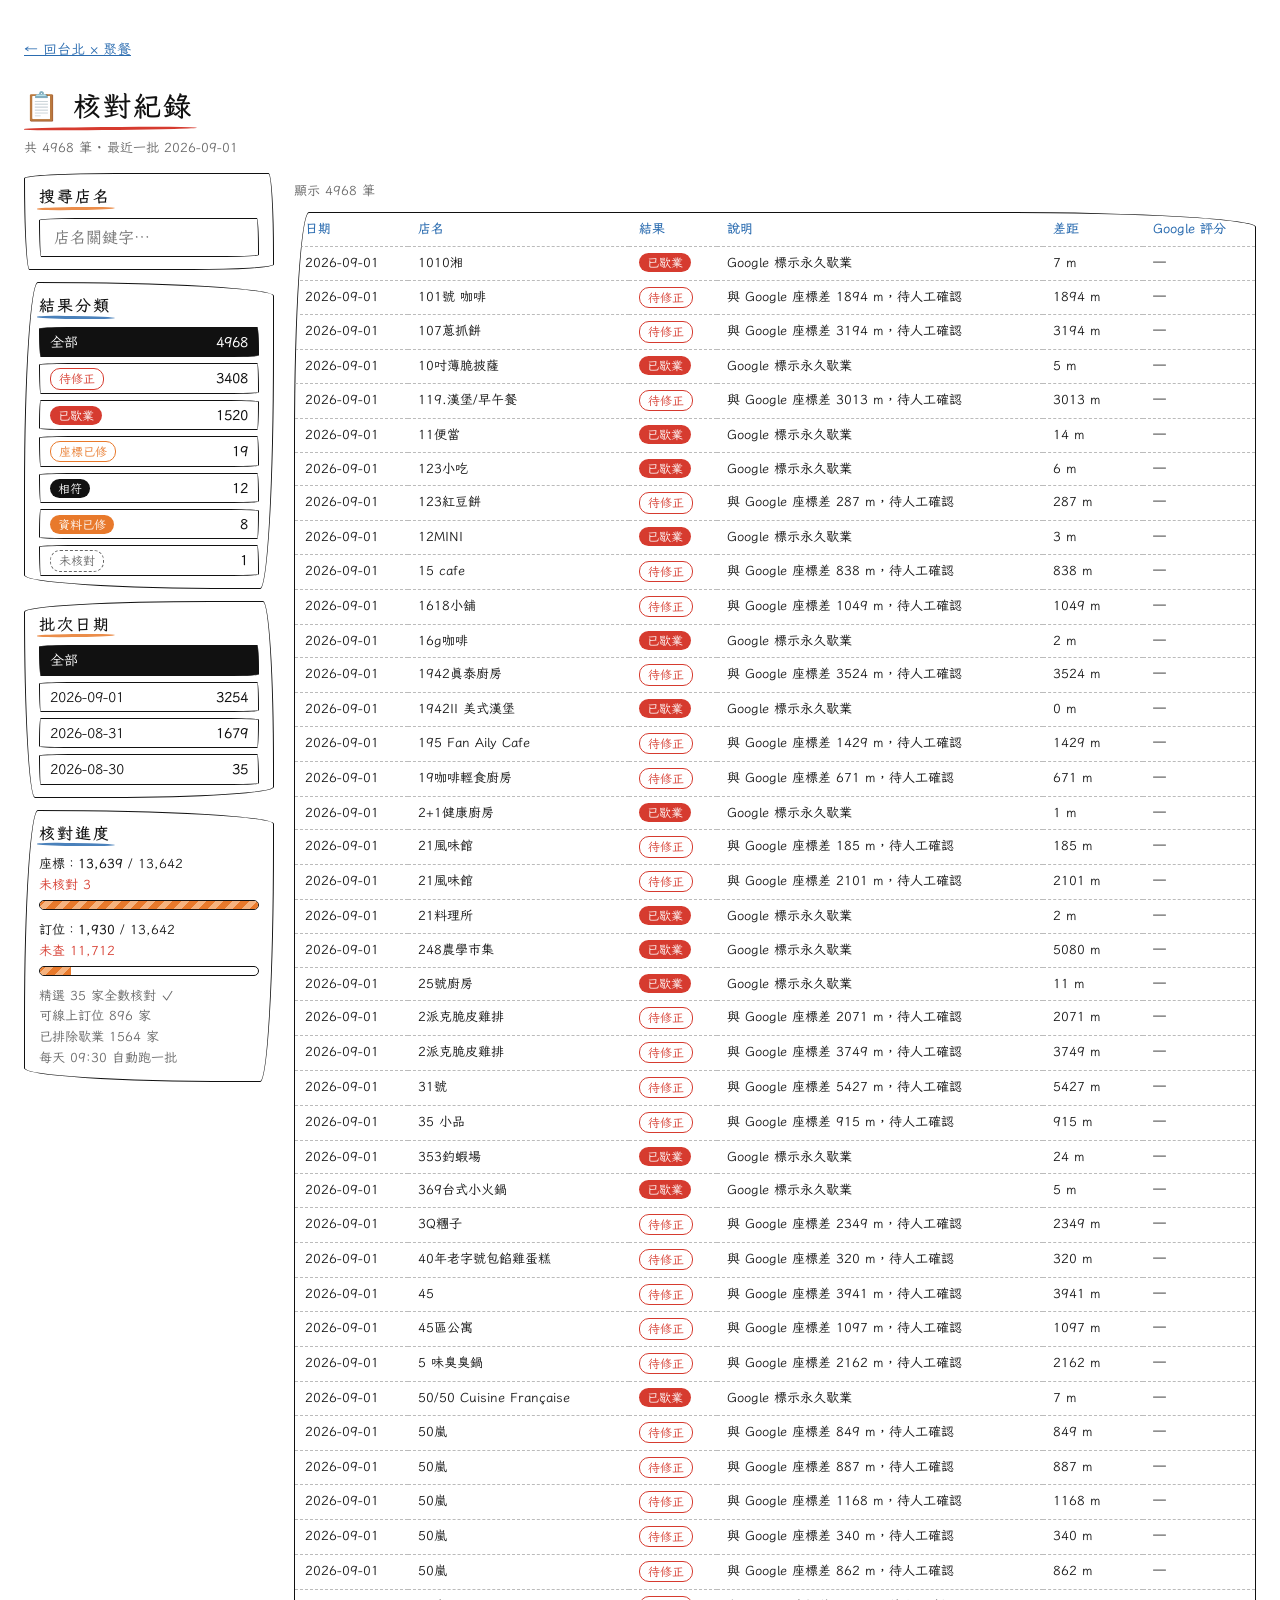
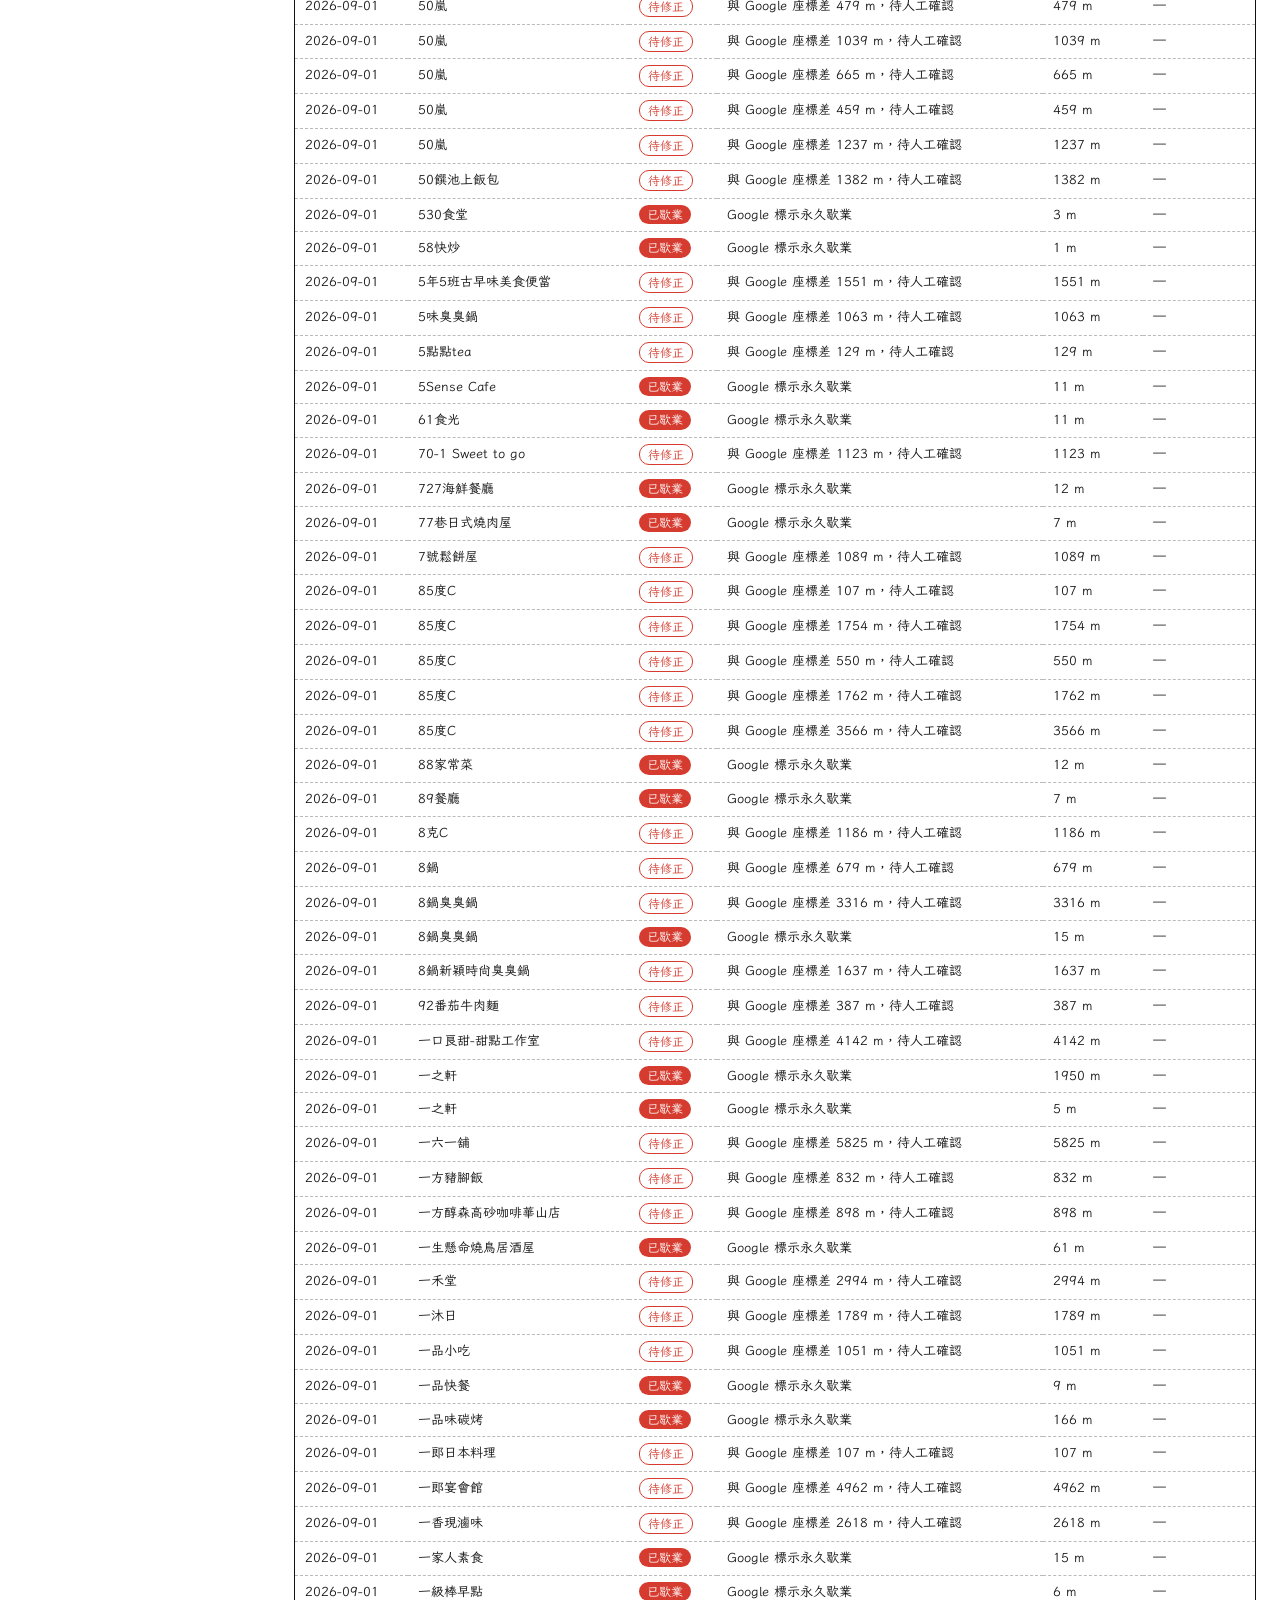
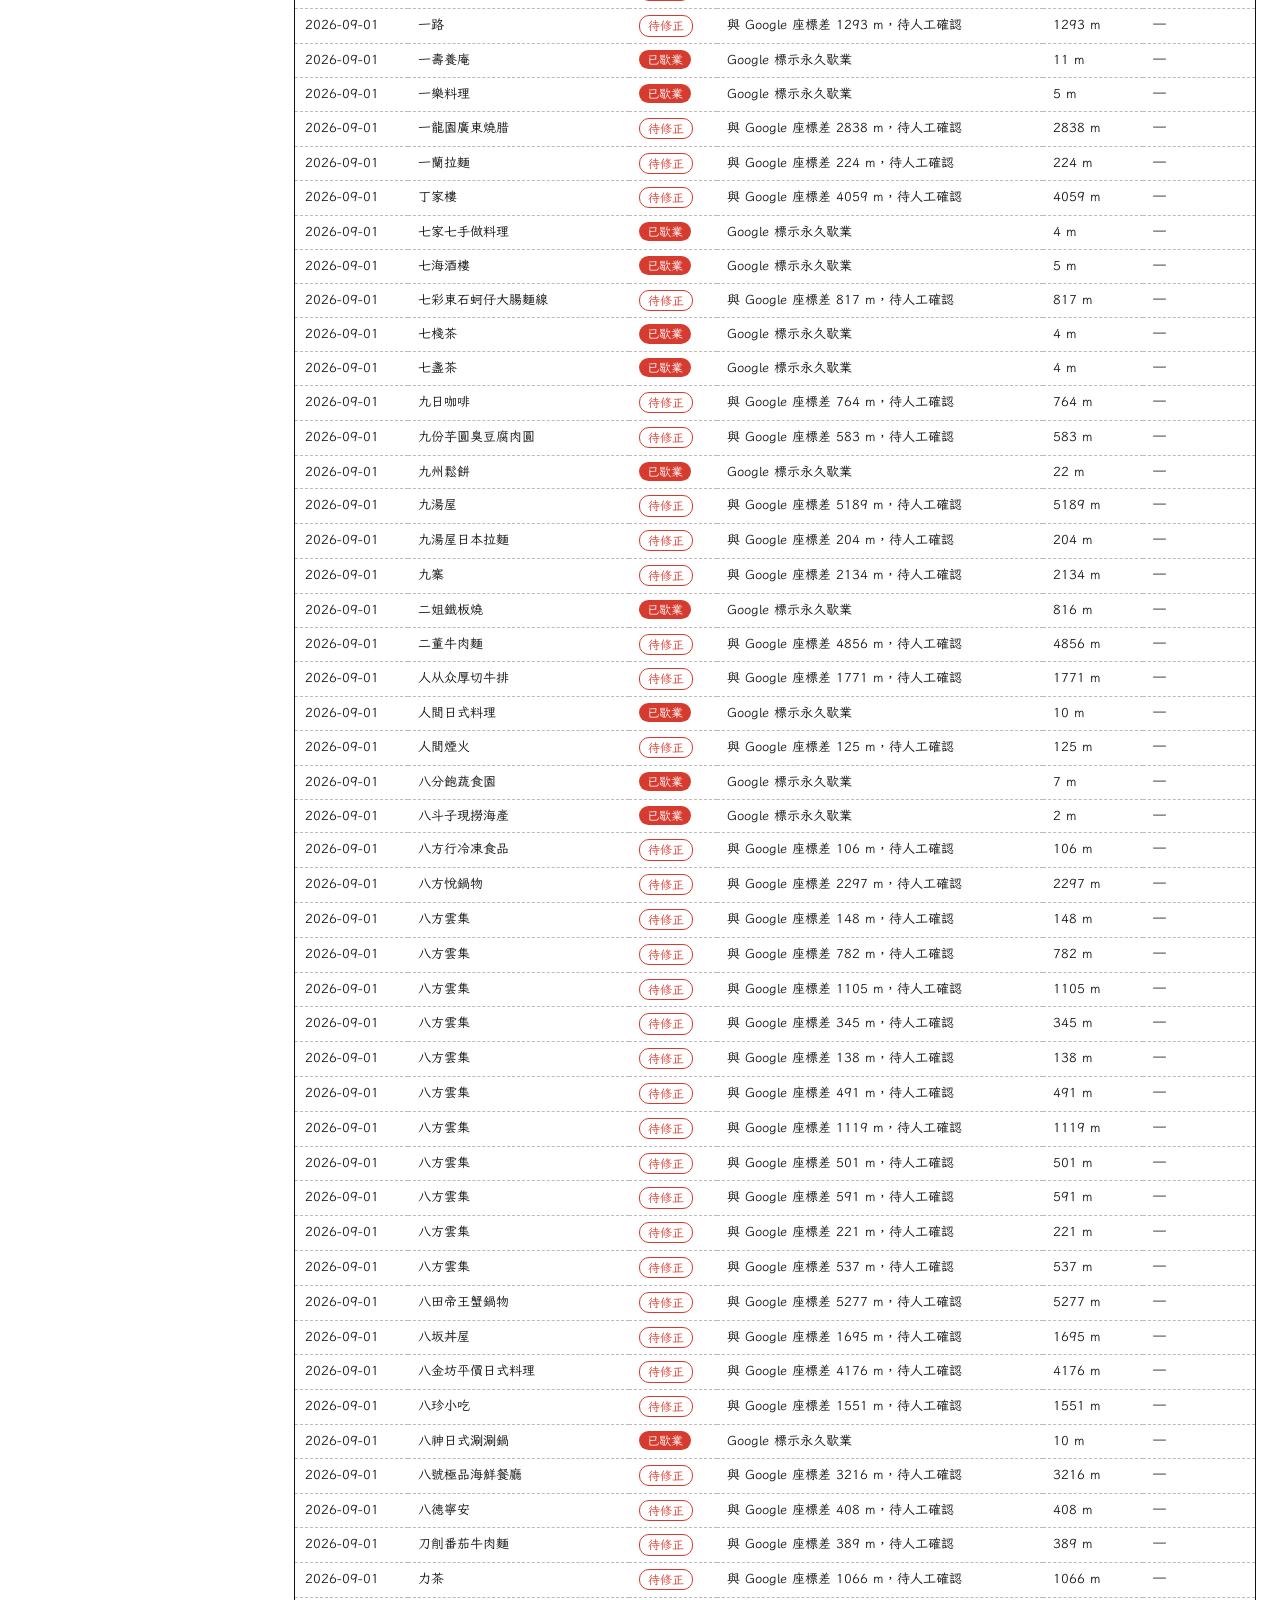
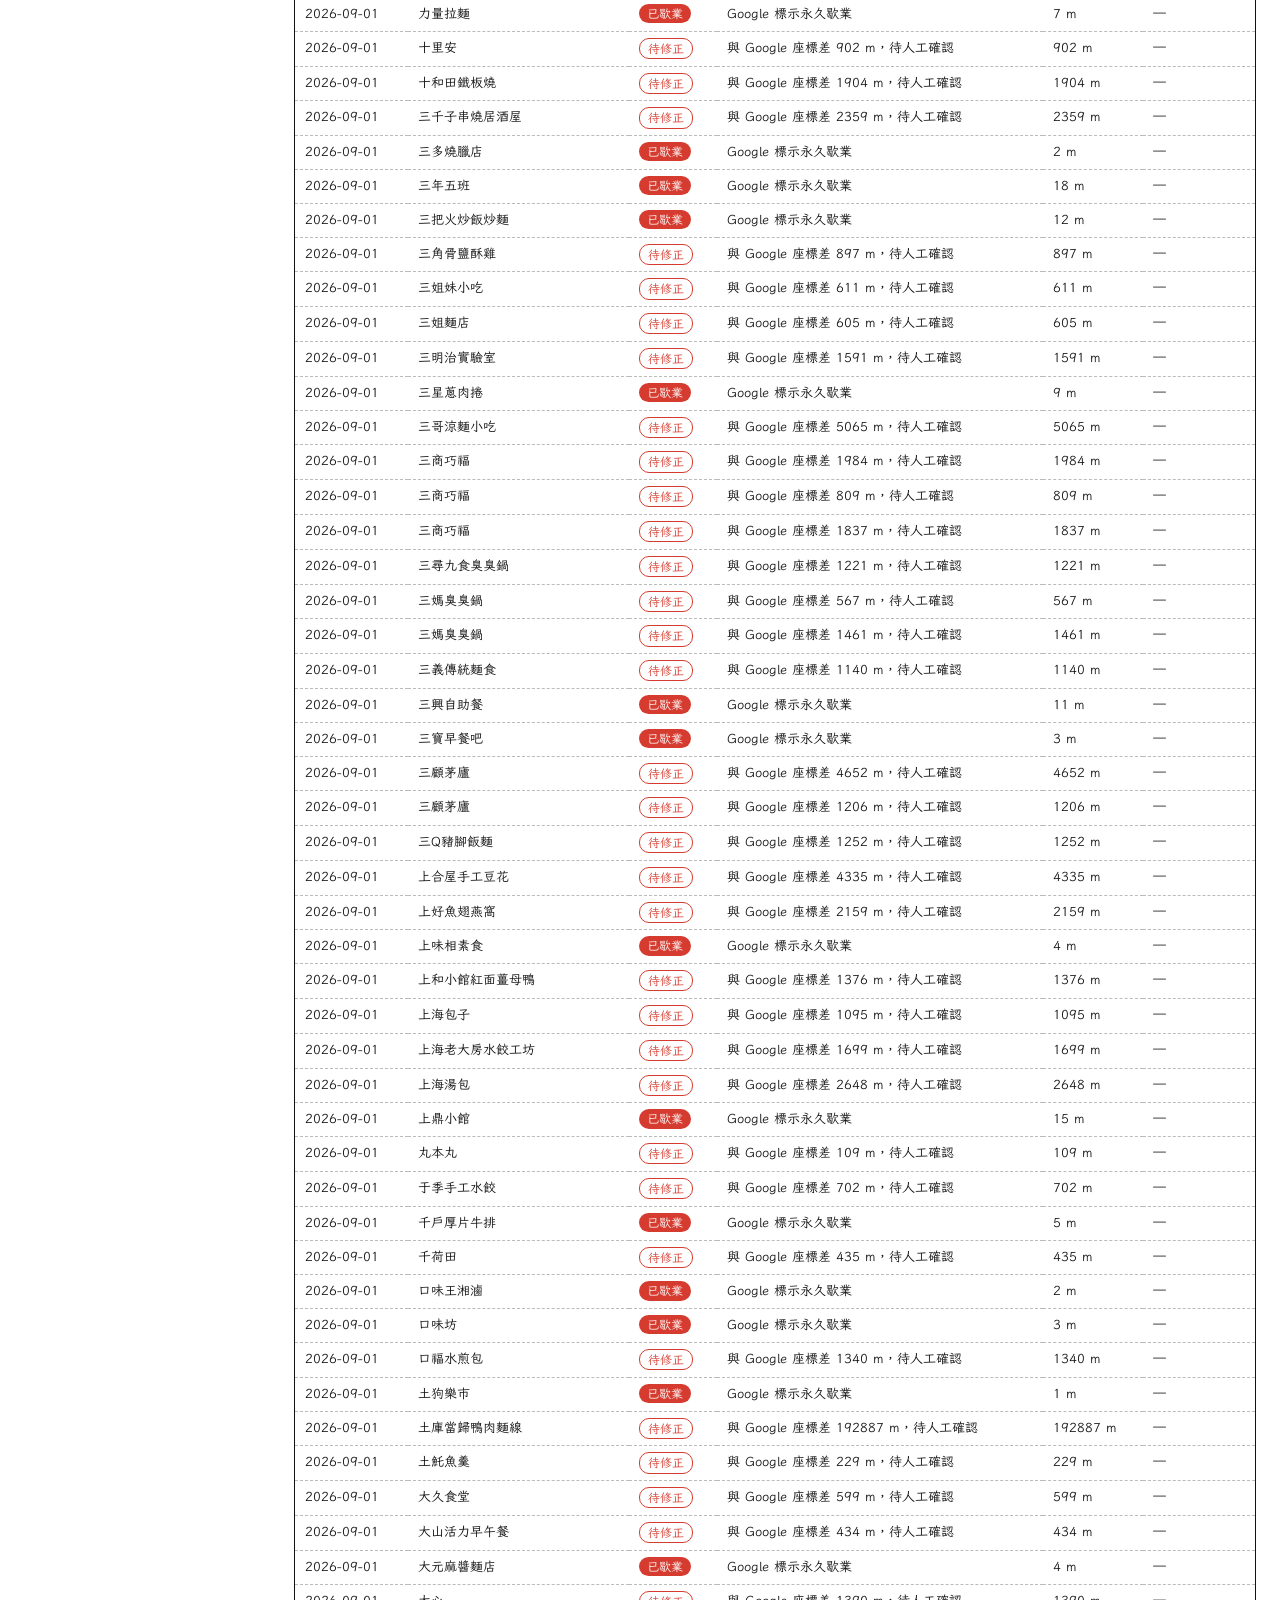
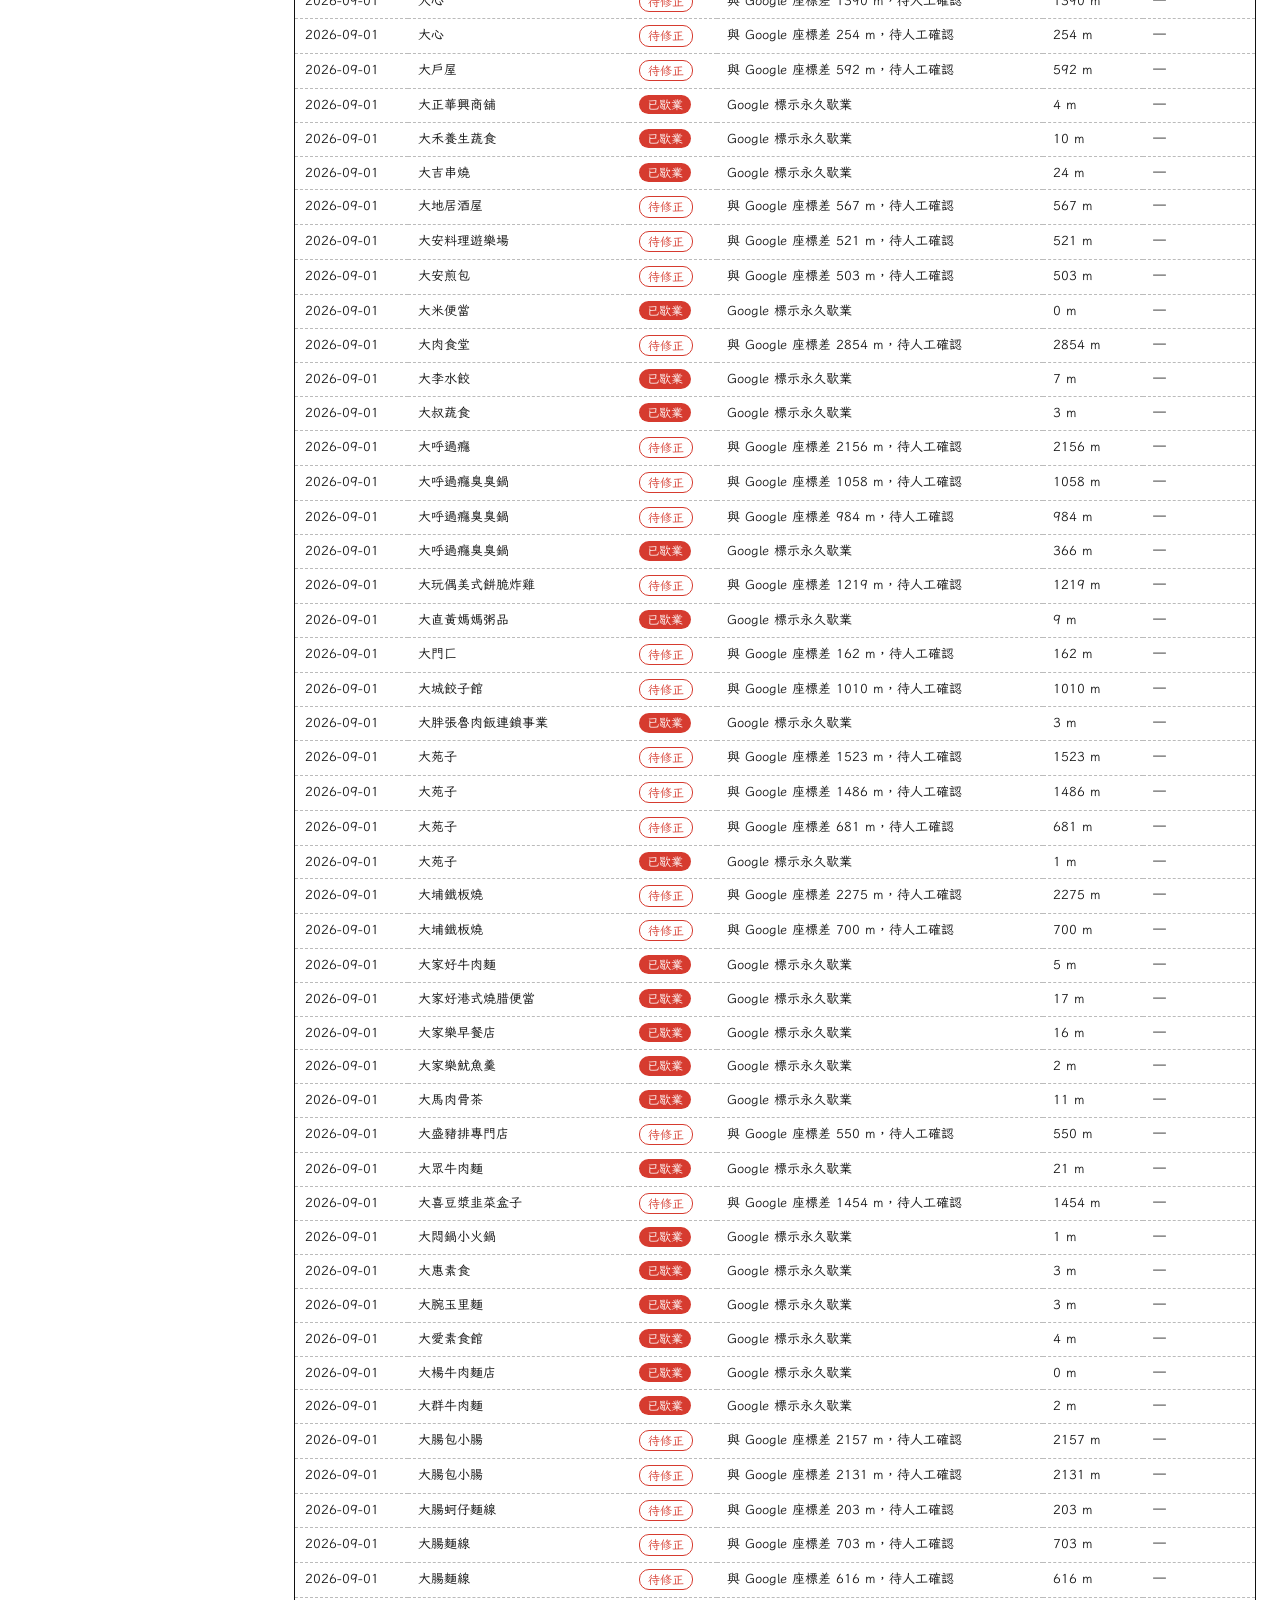
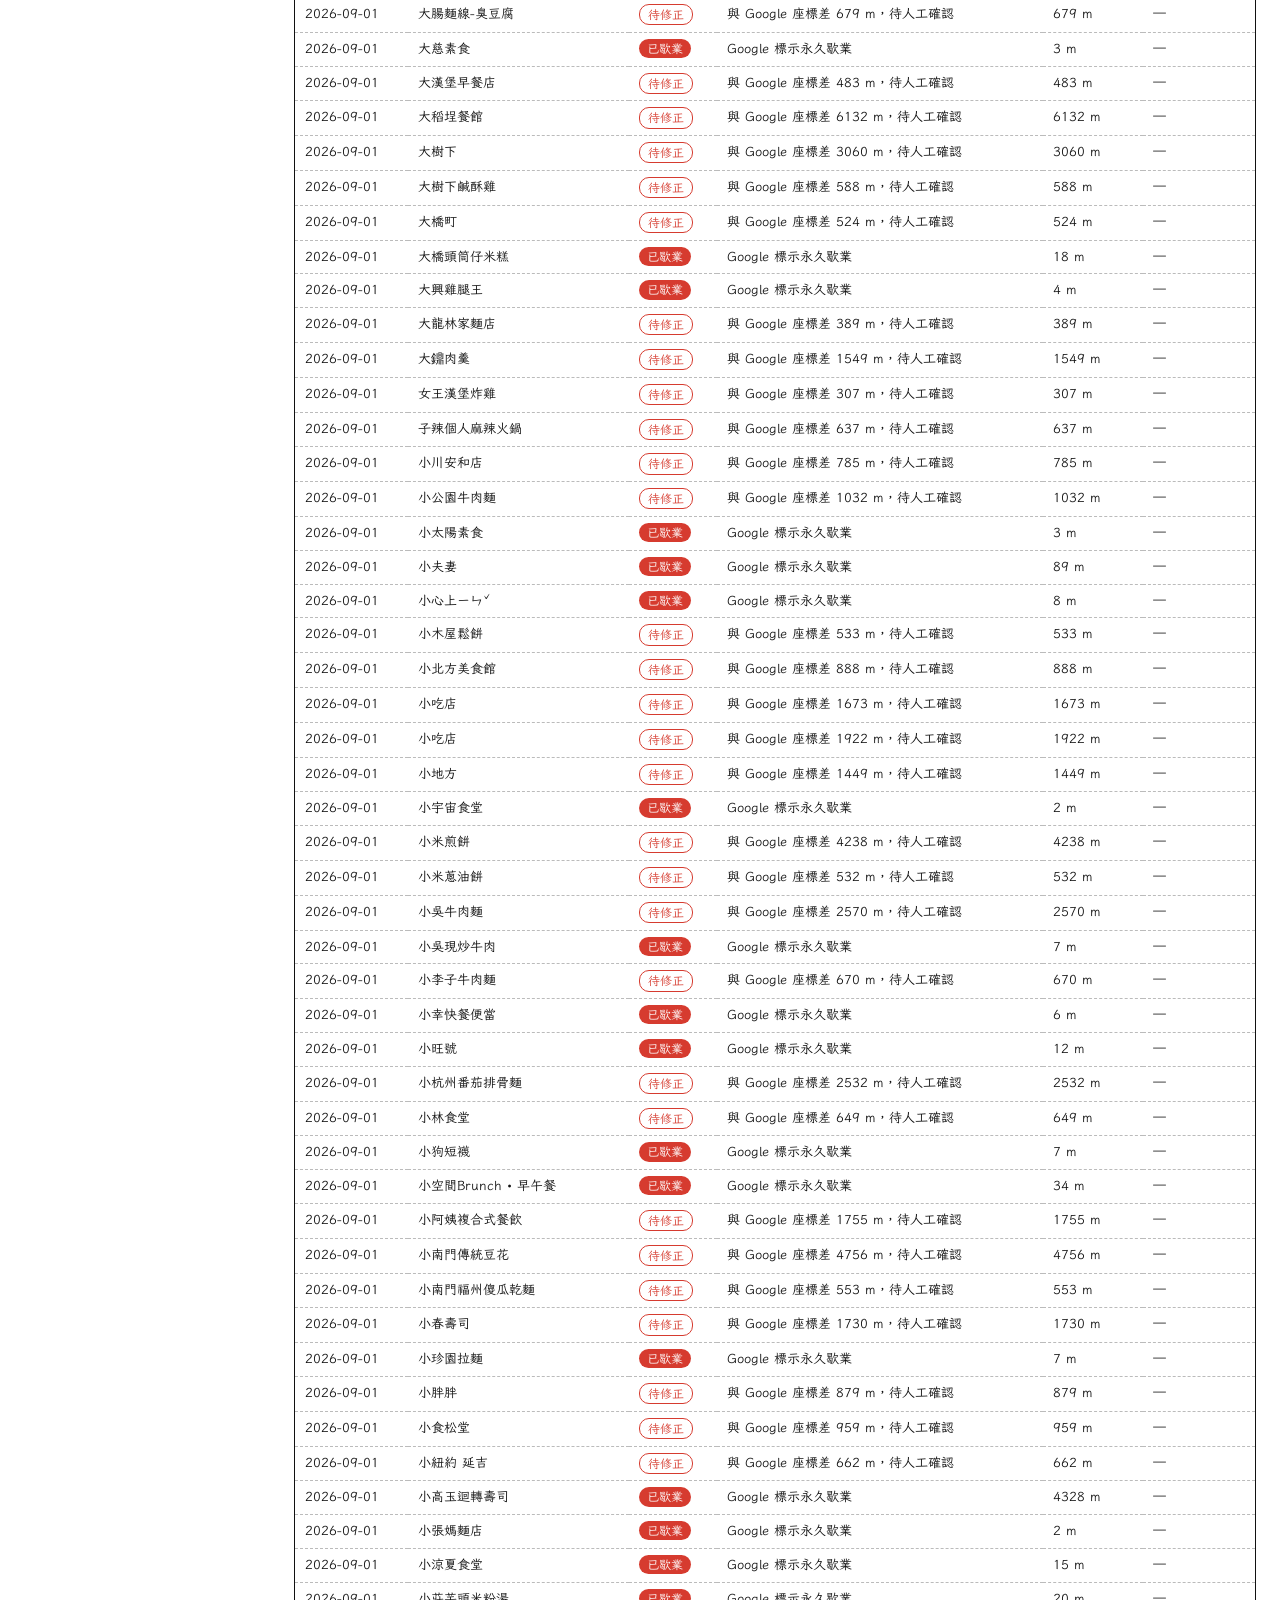
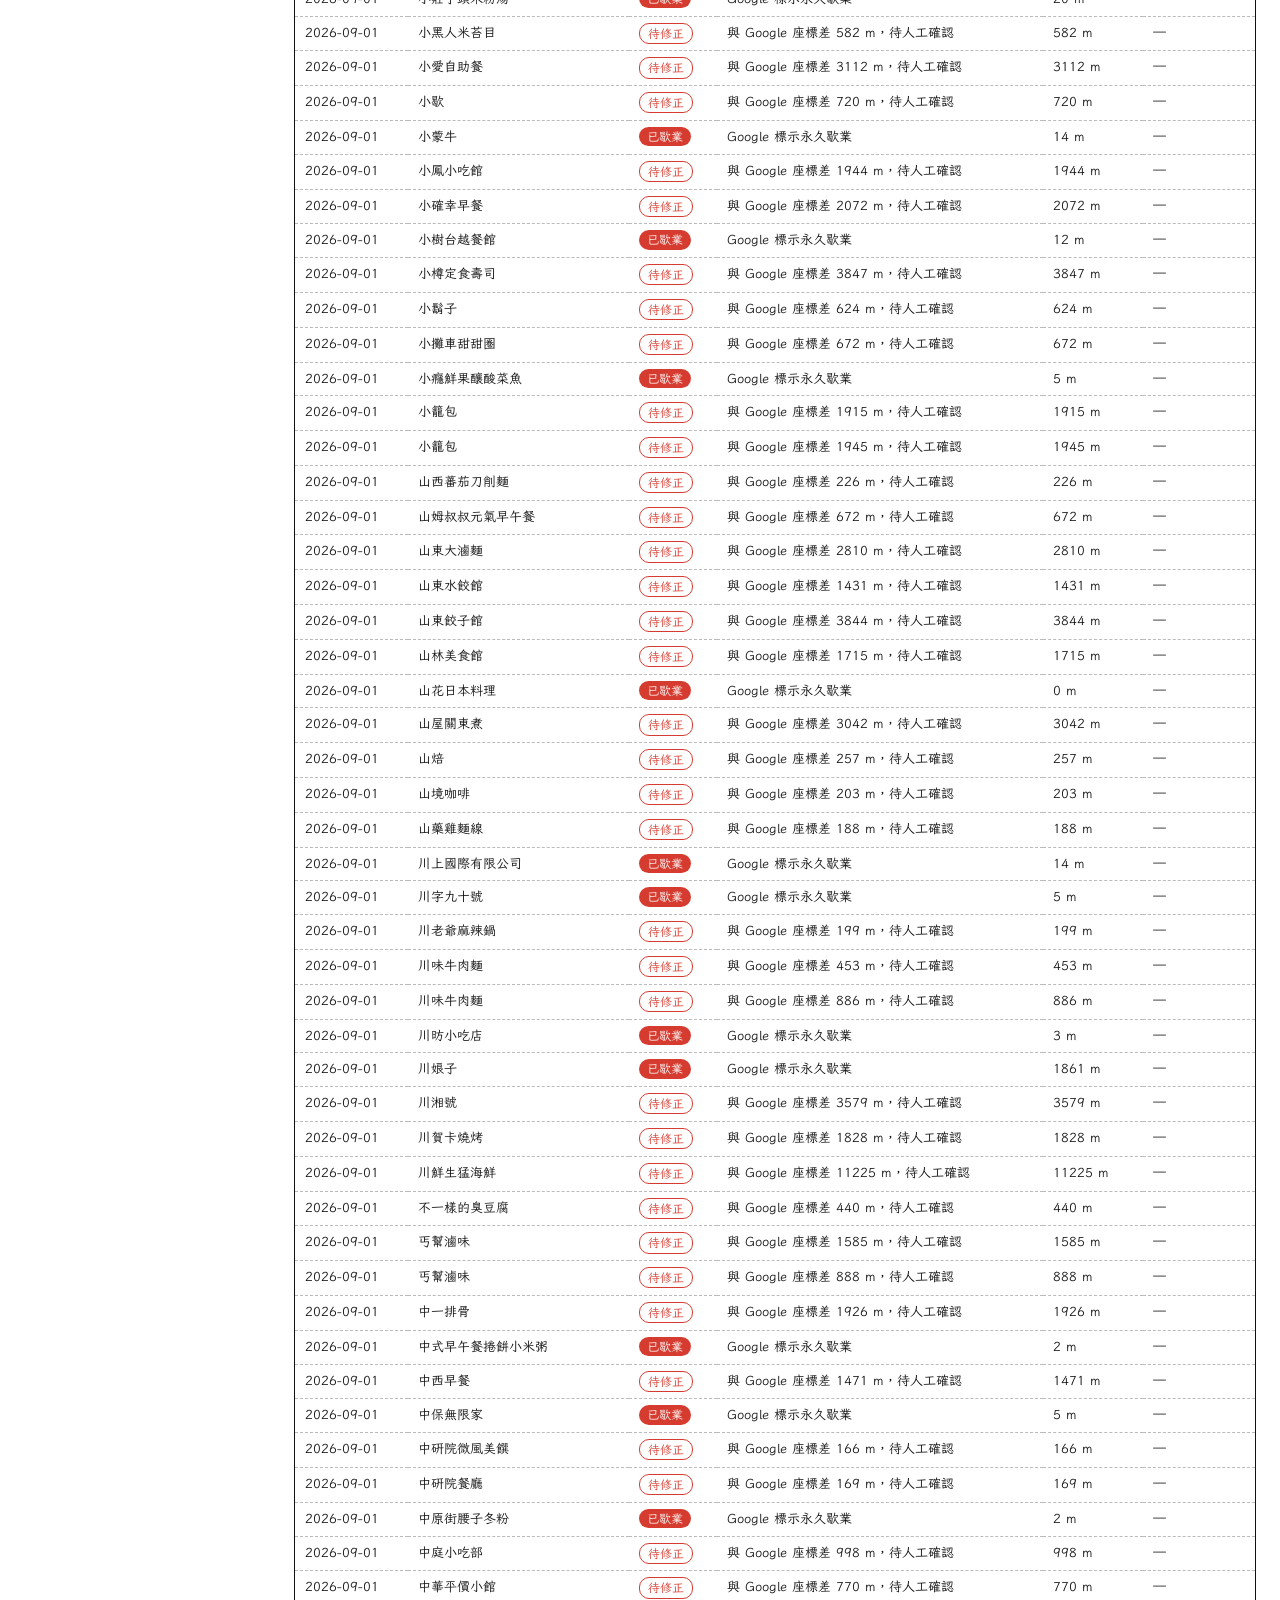
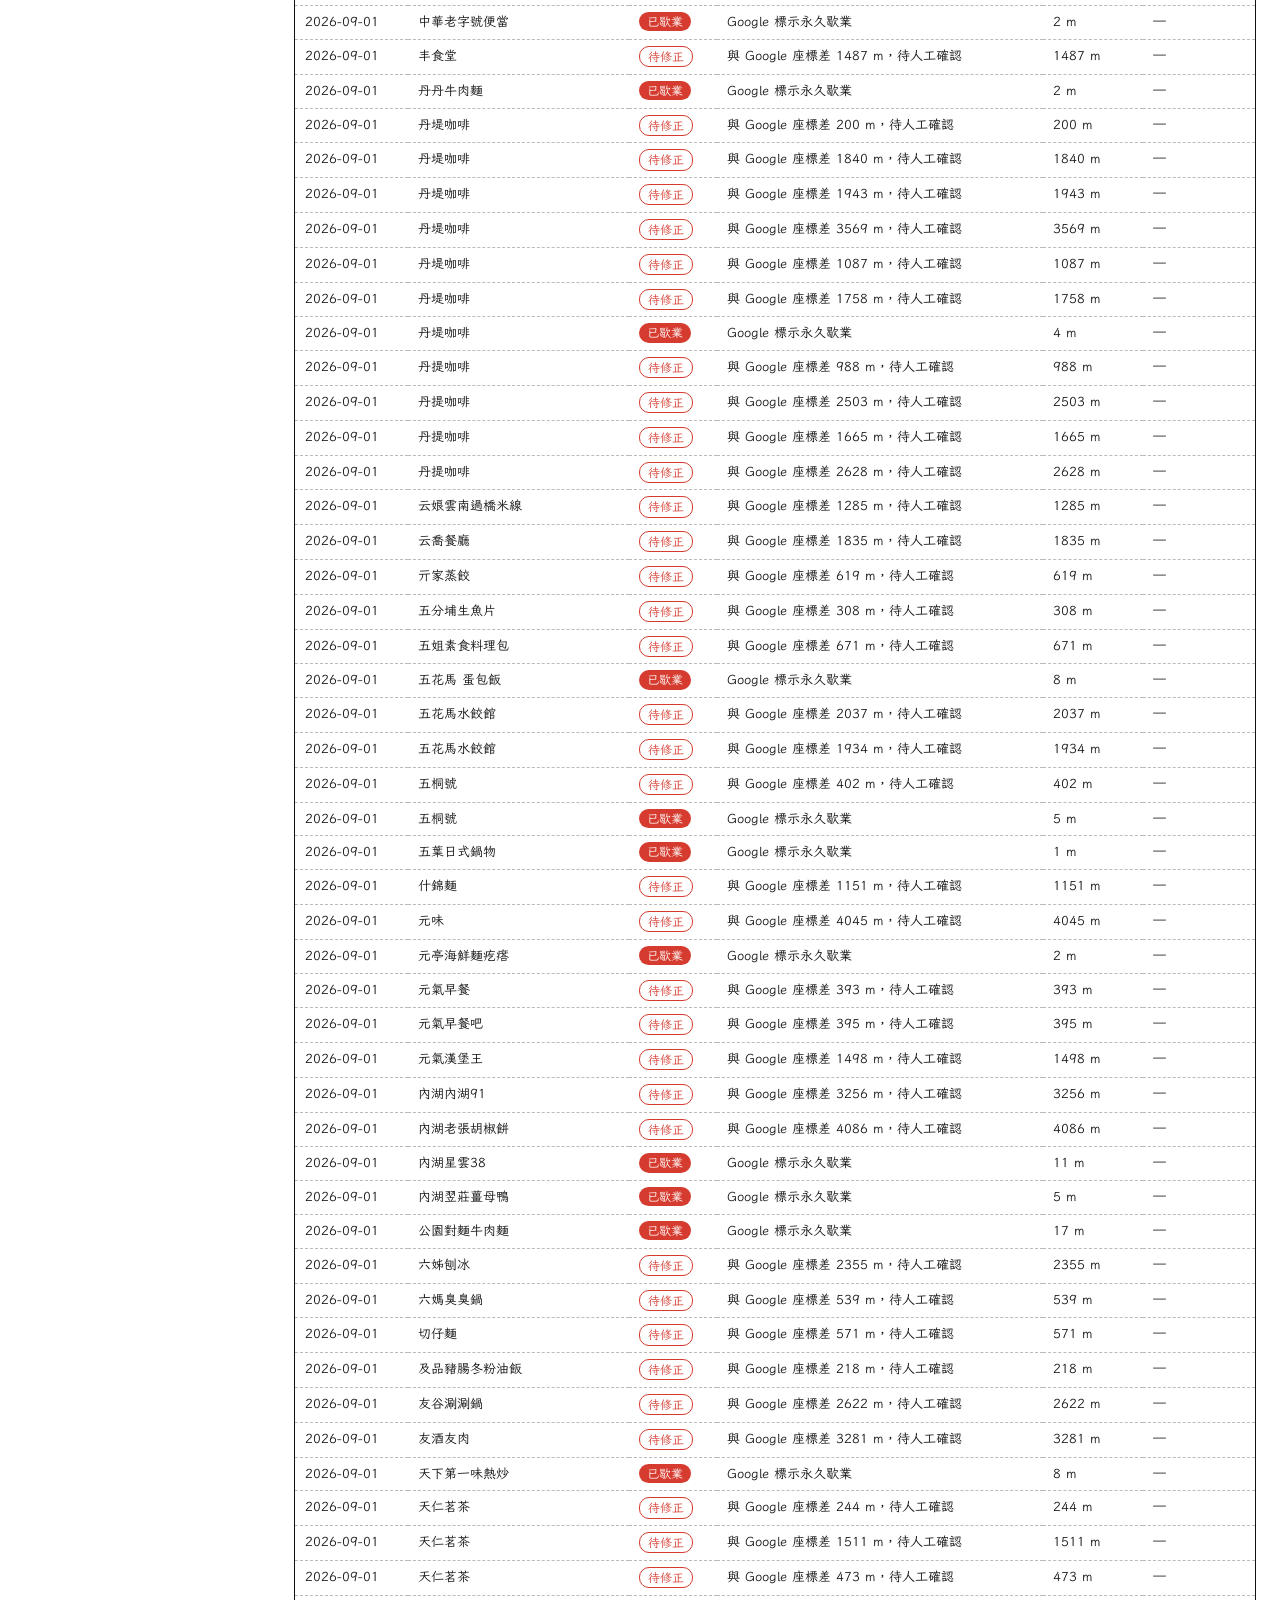
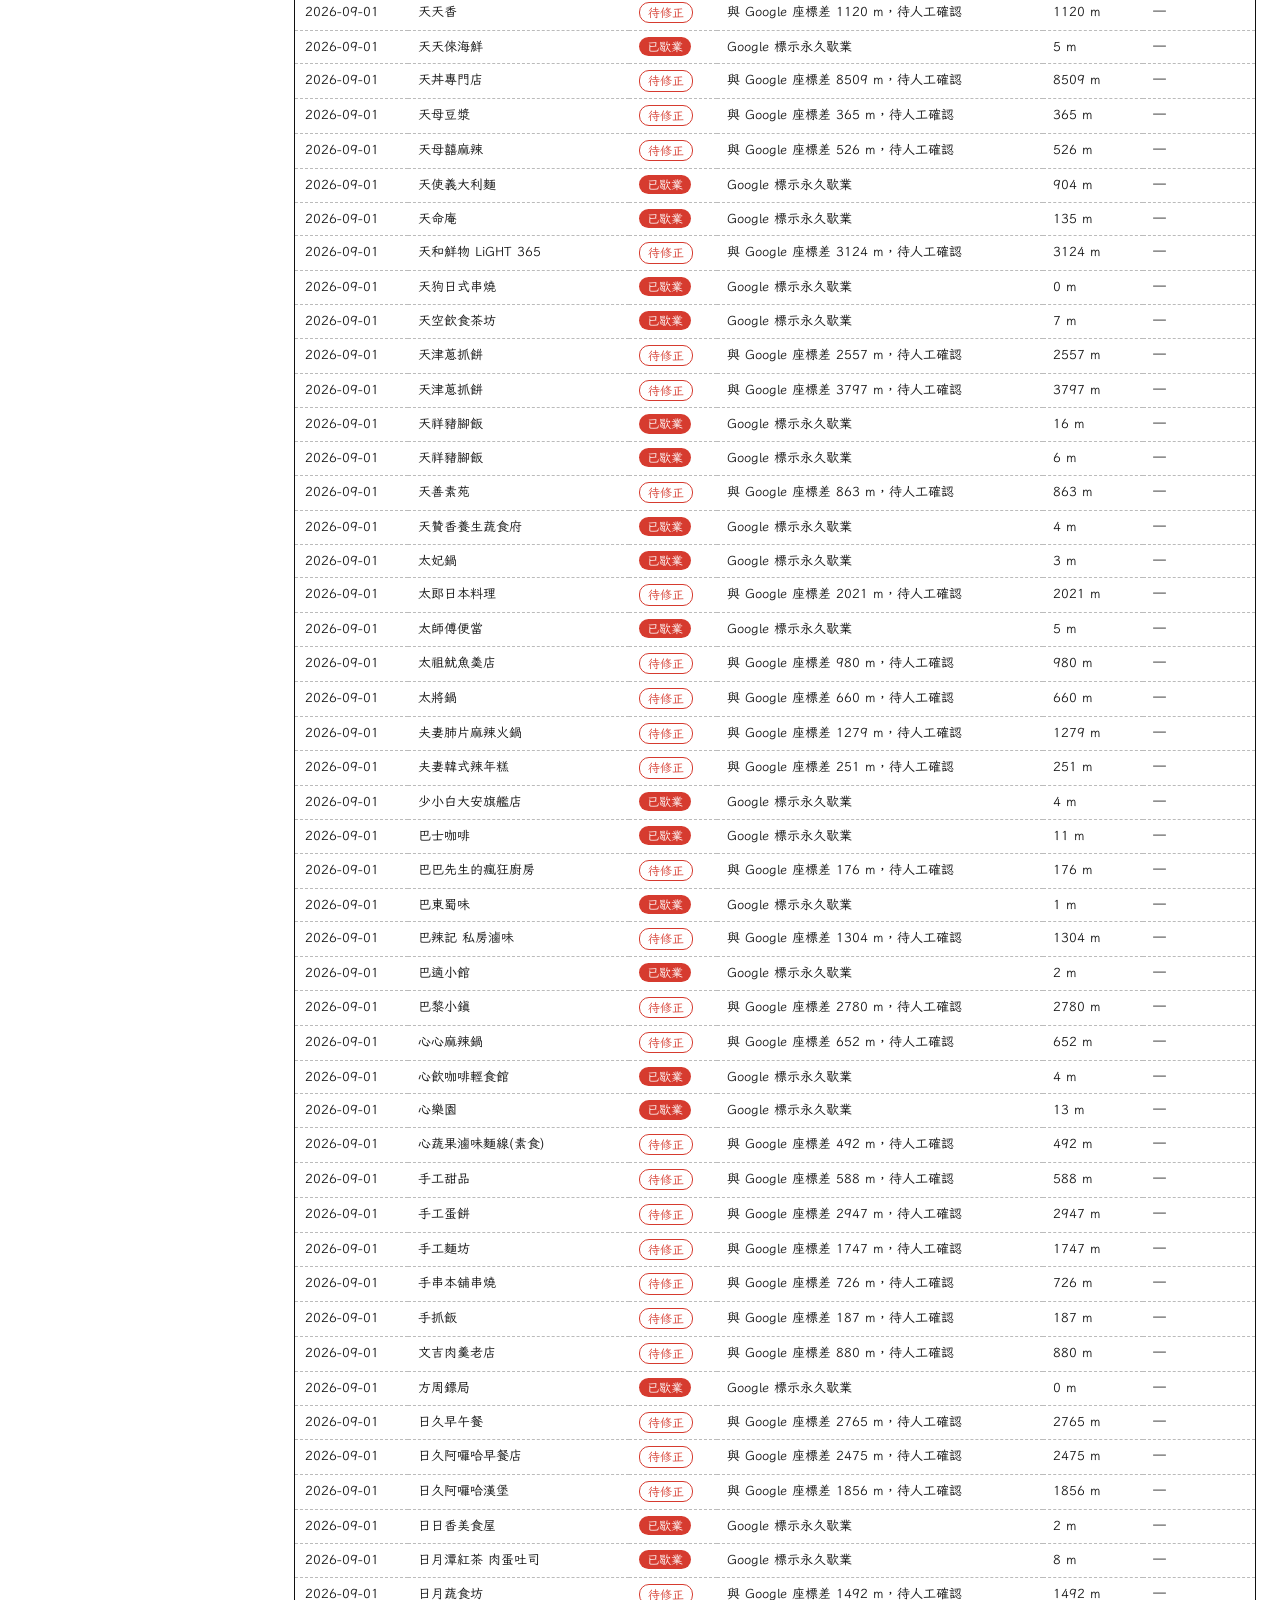
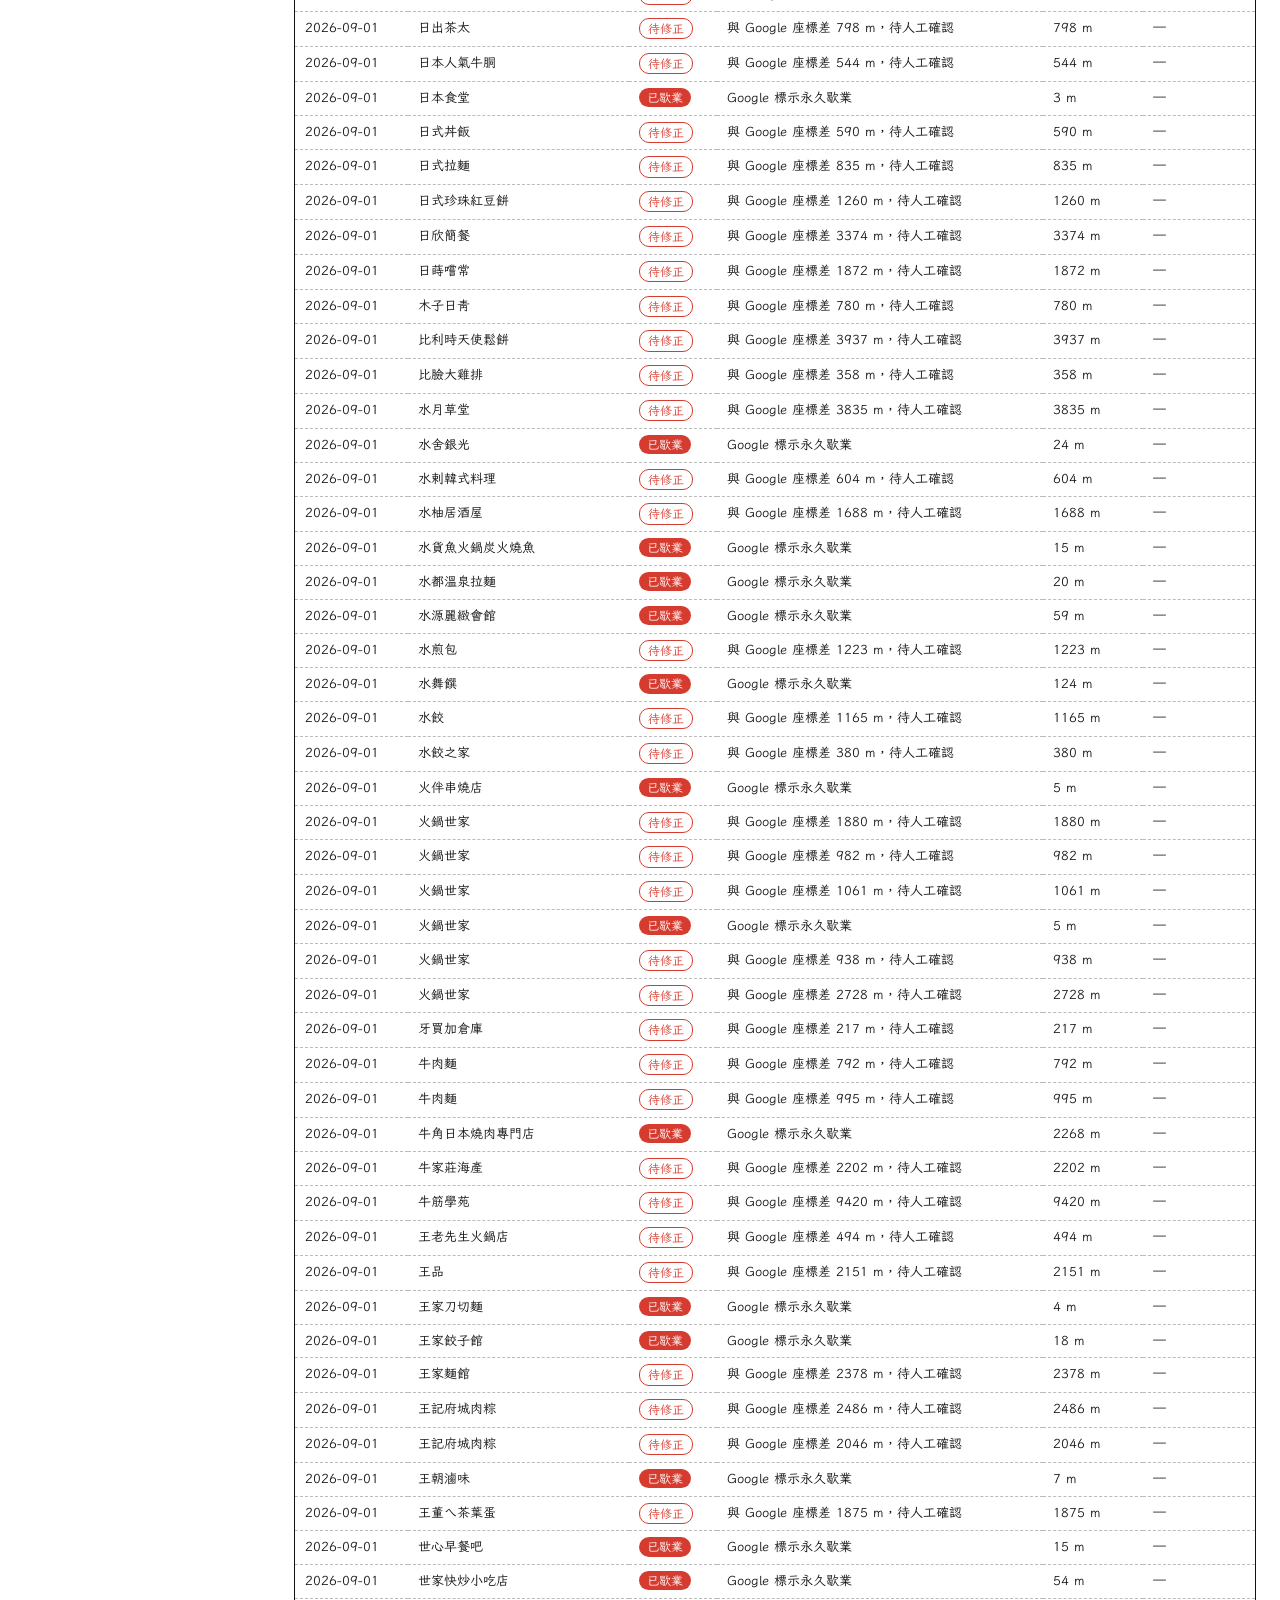
<file: verify.html>
<!DOCTYPE html>
<html lang="zh-Hant">
<head>
  <meta charset="UTF-8">
  <meta name="viewport" content="width=device-width, initial-scale=1.0">
  <title>核對紀錄｜台北 × 聚餐</title>
  <meta name="robots" content="noindex, nofollow, noarchive, nosnippet">
  <meta name="googlebot" content="noindex, nofollow, noarchive">
  <meta name="bingbot" content="noindex, nofollow, noarchive">
  <link rel="preconnect" href="https://fonts.googleapis.com">
  <link href="https://fonts.googleapis.com/css2?family=LXGW+WenKai+TC:wght@400;700&display=swap" rel="stylesheet">
  <link rel="stylesheet" href="css/style.css?v=22">
  <style>
    .page { max-width: 1280px; margin: 0 auto; padding: 20px 24px 48px; }
    .page h1 { font-size: 28px; margin: 6px 0 2px; }
    .back { font-size: 14px; color: var(--blue); }
    .vlayout { display: grid; grid-template-columns: 250px 1fr; gap: 20px; margin-top: 14px; }
    @media (max-width: 800px) { .vlayout { grid-template-columns: 1fr; } }
    .vchip { display: flex; justify-content: space-between; width: 100%; text-align: left; }
    .vchip b { font-weight: 400; color: var(--muted); }
    .chips.col { flex-direction: column; }
    .chips.col .chip { width: 100%; display: flex; justify-content: space-between; }
    #vq { width: 100%; margin-bottom: 0; }
    .prog-mini { font-size: 13px; }
  </style>
</head>
<body>
<div class="page">
  <p><a class="back" href="index.html">← 回台北 × 聚餐</a></p>
  <h1>📋 核對紀錄</h1>
  <p class="note" id="summary">載入中…</p>

  <div class="vlayout">
    <aside class="panel">
      <section class="block">
        <h2 class="label">搜尋店名</h2>
        <input id="vq" type="search" placeholder="店名關鍵字…" autocomplete="off">
      </section>
      <section class="block">
        <h2 class="label">結果分類</h2>
        <div class="chips col" id="resChips"></div>
      </section>
      <section class="block">
        <h2 class="label">批次日期</h2>
        <div class="chips col" id="dateChips"></div>
      </section>
      <section class="block">
        <h2 class="label">核對進度</h2>
        <div id="progress" class="prog-mini"></div>
      </section>
    </aside>

    <section>
      <p class="note" id="countNote"></p>
      <div class="table-wrap"><table id="verifyTable">
        <thead><tr><th>日期</th><th>店名</th><th>結果</th><th>說明</th><th>差距</th><th>Google 評分</th></tr></thead>
        <tbody></tbody>
      </table></div>
    </section>
  </div>
</div>
<script>
(async () => {
  const esc = (s) => String(s ?? '').replace(/[&<>"']/g, (c) => ({ '&': '&amp;', '<': '&lt;', '>': '&gt;', '"': '&quot;', "'": '&#39;' }[c]));
  const RES = { match: '相符', 'coords-fixed': '座標已修', 'data-fixed': '資料已修', mismatch: '待修正', closed: '已歇業', unmatched: '未核對' };
  const [log, osm] = await Promise.all([
    fetch('data/verify_log.json', { cache: 'no-cache' }).then((r) => r.json()),
    fetch('data/osm.json', { cache: 'no-cache' }).then((r) => r.json()),
  ]);
  const entries = log.runs.flatMap((run) => run.entries).sort((a, b) => b.date.localeCompare(a.date) || a.name.localeCompare(b.name, 'zh-Hant'));

  // 進度
  const rows = osm.rows;
  const st = { total: rows.length, coord: rows.filter((o) => o.v || o.c || o.x || o.gd != null).length,
    booking: rows.filter((o) => 'b' in o).length, closed: rows.filter((o) => o.c).length, reservable: rows.filter((o) => o.b === 1).length };
  document.getElementById('progress').innerHTML = `
    <div>座標：<b>${st.coord.toLocaleString()}</b> / ${st.total.toLocaleString()}<br><span class="ink-red">未核對 ${(st.total - st.coord).toLocaleString()}</span></div>
    <div class="prog" style="margin:4px 0 10px"><div class="prog-fill" style="width:${Math.max(1, st.coord / st.total * 100)}%"></div></div>
    <div>訂位：<b>${st.booking.toLocaleString()}</b> / ${st.total.toLocaleString()}<br><span class="ink-red">未查 ${(st.total - st.booking).toLocaleString()}</span></div>
    <div class="prog" style="margin:4px 0 10px"><div class="prog-fill" style="width:${Math.max(1, st.booking / st.total * 100)}%"></div></div>
    <p class="note">精選 35 家全數核對 ✓<br>可線上訂位 ${st.reservable} 家<br>已排除歇業 ${st.closed} 家<br>每天 09:30 自動跑一批</p>`;

  const state = { res: '', date: '', q: '' };
  const tally = {}; entries.forEach((e) => { tally[e.result] = (tally[e.result] || 0) + 1; });
  document.getElementById('summary').textContent = `共 ${entries.length} 筆 · 最近一批 ${log.runs[log.runs.length - 1].date}`;

  const resChips = document.getElementById('resChips');
  resChips.innerHTML = `<button class="chip on" data-v=""><span>全部</span><b>${entries.length}</b></button>` +
    Object.entries(tally).sort((a, b) => b[1] - a[1]).map(([k, v]) =>
      `<button class="chip" data-v="${k}"><span><span class="res ${k}">${RES[k] || k}</span></span><b>${v}</b></button>`).join('');
  const dates = [...new Set(entries.map((e) => e.date))];
  const dateChips = document.getElementById('dateChips');
  dateChips.innerHTML = `<button class="chip on" data-v=""><span>全部</span><b></b></button>` +
    dates.map((d) => `<button class="chip" data-v="${d}"><span>${d}</span><b>${entries.filter((e) => e.date === d).length}</b></button>`).join('');

  function bind(el, key) {
    el.addEventListener('click', (e) => {
      const b = e.target.closest('.chip'); if (!b) return;
      state[key] = b.dataset.v;
      el.querySelectorAll('.chip').forEach((c) => c.classList.toggle('on', c === b));
      render();
    });
  }
  bind(resChips, 'res'); bind(dateChips, 'date');
  document.getElementById('vq').addEventListener('input', (e) => { state.q = e.target.value.trim().toLowerCase(); render(); });

  function render() {
    let list = entries;
    if (state.res) list = list.filter((e) => e.result === state.res);
    if (state.date) list = list.filter((e) => e.date === state.date);
    if (state.q) list = list.filter((e) => e.name.toLowerCase().includes(state.q));
    document.getElementById('countNote').textContent = `顯示 ${list.length} 筆`;
    document.querySelector('#verifyTable tbody').innerHTML = list.slice(0, 500).map((e) => `<tr>
      <td>${esc(e.date)}</td><td>${esc(e.name)}</td>
      <td><span class="res ${esc(e.result)}">${RES[e.result] || esc(e.result)}</span></td>
      <td>${esc(e.note)}</td><td>${e.distanceM != null ? `${e.distanceM} m` : '—'}</td>
      <td>${e.rating != null ? `⭐ ${e.rating.toFixed(1)}（${(e.ratingCount || 0).toLocaleString()}）` : '—'}</td></tr>`).join('') +
      (list.length > 500 ? '<tr><td colspan="6" class="note">僅顯示前 500 筆，請用篩選縮小</td></tr>' : '');
  }
  render();
})();
</script>
</body>
</html>
</file>
<file: css/style.css>
/* 台北吃什麼 — 手繪白紙風
   純白背景、黑色細線、大量留白、紅橙藍少量批註 */

:root {
  --ink: #111;
  --red: #d63b2f;
  --orange: #e8792b;
  --blue: #2b6cb0;
  --paper: #fff;
  --muted: #666;
  --line: 1.5px solid var(--ink);
  /* 手繪感的不規則圓角 */
  --wobble: 255px 15px 225px 15px / 15px 225px 15px 255px;
  --wobble-2: 15px 255px 15px 225px / 225px 15px 255px 15px;
}

* { box-sizing: border-box; }
[hidden] { display: none !important; }

html, body {
  margin: 0;
  background: var(--paper);
  color: var(--ink);
  font-family: "LXGW WenKai TC", "PingFang TC", "Noto Sans TC", "Microsoft JhengHei", sans-serif;
  font-size: 16px;
  line-height: 1.6;
}

.ink-red { color: var(--red); }
.ink-blue { color: var(--blue); }
.ink-orange { color: var(--orange); }

/* ---------- header ---------- */
.top {
  display: flex;
  align-items: center;
  justify-content: space-between;
  gap: 16px;
  padding: 24px 32px 12px;
  flex-wrap: wrap;
}
.brand { display: flex; align-items: center; gap: 16px; }
.brand > div { display: flex; align-items: baseline; gap: 14px; flex-wrap: wrap; }
a.brand { color: inherit; text-decoration: none; cursor: pointer; }
#topBtn.on { outline: 3px solid #e8792b; outline-offset: -1px; }
.mascot { width: 56px; height: 56px; flex: none; }
h1 {
  margin: 0;
  font-size: 36px;
  font-weight: 700;
  letter-spacing: 2px;
  position: relative;
  display: inline-block;
}
h1::after {
  /* 手繪底線 */
  content: "";
  position: absolute;
  left: 0; right: -4px; bottom: -2px;
  height: 3px;
  background: var(--red);
  border-radius: 40% 60% 50% 50%;
  transform: rotate(-0.6deg);
}
.h1-sub {
  display: inline-block; margin-left: 14px; vertical-align: 6px;
  font-size: 18px; letter-spacing: 3px;
  color: var(--paper); background: var(--orange);
  padding: 1px 12px 2px; border-radius: var(--wobble-2);
  transform: rotate(-1.5deg);
}
.tagline { margin: 0; color: var(--muted); font-size: 15px; }
.log-btn { display: inline-block; font-size: 14px; }
.verify-log { text-align: center; margin-top: 8px; }

/* ---------- hero：快速找店帶（淡橘紙帶 + 粗框，與下方篩選區分） ---------- */
.hero {
  display: flex; align-items: center; gap: 14px 16px; flex-wrap: wrap;
  max-width: 1336px; margin: 6px auto 16px; padding: 20px 22px 18px;
  background: #fff6ee;
  border: 2px solid var(--ink);
  border-radius: var(--wobble);
  box-shadow: 4px 4px 0 rgba(232,121,43,.35);
  position: relative;
}
.hero::before {
  content: "快速找店";
  position: absolute; top: -12px; left: 18px;
  background: var(--orange); color: var(--paper);
  font-size: 13px; font-weight: 700; letter-spacing: 2px;
  padding: 0 10px; border-radius: var(--wobble-2);
  transform: rotate(-1.5deg);
}
@media (max-width: 900px) { .hero { margin: 2px 16px 14px; } }
.hero-or { color: var(--muted); font-size: 14px; }
.hero #q { flex: 1 1 100%; margin: 0; font-size: 16px; background: var(--paper); padding: 9px 16px; }
.hero select { background: var(--paper); }
@media (max-width: 860px) { .hero { padding: 4px 16px 8px; } }

/* 訂位標籤 */
.bk { display: inline-block; font-size: 12px; padding: 0 8px; border-radius: 10px; vertical-align: 3px; white-space: nowrap; }
.bk.online { background: var(--ink); color: var(--paper); }
.bk.phone { border: 1.5px solid var(--blue); color: var(--blue); }
.bk.none { border: 1px dashed var(--muted); color: var(--muted); }

/* 訂位 CTA */
.cta-row { display: flex; flex-wrap: wrap; gap: 8px; margin: 10px 0 6px; }
.cta {
  display: inline-block; padding: 5px 14px; font-weight: 700; text-decoration: none;
  background: var(--ink); color: var(--paper) !important; border-radius: var(--wobble);
  box-shadow: 2px 2px 0 var(--orange); font-size: 15px;
}
.cta:hover { transform: rotate(-1deg); }
.cta.tel { background: var(--paper); color: var(--blue) !important; border: 1.5px solid var(--blue); box-shadow: none; }
.cta.ghost { background: var(--paper); color: var(--ink) !important; border: 1.5px dashed var(--muted); box-shadow: none; font-weight: 400; }

/* 地圖 pin 依訂位等級 */
.pin.lv2 { background: var(--ink); border-color: var(--ink); }
.pin.lv1 { background: var(--paper); border-color: var(--blue); border-width: 2px; }
.pin.lv0 { border-color: #999; width: 12px; height: 12px; }

.chip.mode.on { background: var(--ink); color: var(--paper); }

/* ---------- layout ---------- */
.layout {
  display: grid;
  grid-template-columns: 300px 1fr;
  gap: 24px;
  padding: 12px 32px 32px;
  max-width: 1400px;
  margin: 0 auto;
}
@media (max-width: 860px) {
  .layout { grid-template-columns: 1fr; padding: 8px 16px 24px; }
  .top { padding: 16px 16px 8px; }
}

.panel { display: flex; flex-direction: column; gap: 12px; }
.block {
  border: var(--line);
  border-radius: var(--wobble);
  padding: 10px 14px 12px;
  background: var(--paper);
}
/* 摺疊 filter：標題列常駐，內容展開才出現 */
details.fold { padding: 0; }
details.fold summary {
  list-style: none; cursor: pointer;
  display: flex; align-items: center; gap: 8px;
  padding: 10px 14px;
}
details.fold summary::-webkit-details-marker { display: none; }
details.fold summary .label { margin: 0; }
details.fold .picked { font-size: 12px; color: var(--orange); flex: 1; }
details.fold .arrow { color: var(--muted); transition: transform .15s; }
details.fold[open] .arrow { transform: rotate(180deg); }
details.fold > :not(summary) { margin: 0 14px 12px; }
.block:nth-child(even) { border-radius: var(--wobble-2); }
.label {
  /* 輕量手繪標籤：墨色粗體 + 橘色手繪底線 */
  display: inline-block;
  position: relative;
  margin: 0 0 8px;
  font-size: 16px;
  font-weight: 700;
  letter-spacing: 2px;
  color: var(--ink);
}
.label::after {
  content: "";
  position: absolute; left: -2px; right: -4px; bottom: 0;
  height: 3px;
  background: var(--orange);
  border-radius: 40% 60% 50% 50%;
  transform: rotate(-0.8deg);
  opacity: .85;
}
.block:nth-child(even) .label::after { background: var(--blue); transform: rotate(0.6deg); }
.row { display: flex; flex-wrap: wrap; gap: 8px; align-items: center; }
.radius-row { margin-top: 10px; }
.note { font-size: 13px; color: var(--muted); margin: 8px 0 0; }

/* 定位狀態列 */
.status {
  display: flex; align-items: center; gap: 8px;
  font-size: 13px; margin-bottom: 10px;
  border: 1px dashed var(--muted); border-radius: var(--wobble-2);
  padding: 4px 10px; color: var(--muted);
}
.status .dot { width: 10px; height: 10px; border-radius: 50%; background: #bbb; flex: none; }
.status[data-state="ready"] .dot { background: var(--blue); }
.status[data-state="ready"] { color: var(--blue); border-color: var(--blue); }
.status[data-state="busy"] .dot { background: var(--orange); animation: blink 1s infinite; }
.status[data-state="busy"] { color: var(--orange); border-color: var(--orange); }
.status[data-state="on"] .dot { background: var(--orange); }
.status[data-state="on"] { color: var(--orange); border-color: var(--orange); }
.status[data-state="denied"] .dot, .status[data-state="unsupported"] .dot { background: var(--red); }
.status[data-state="denied"], .status[data-state="unsupported"] { color: var(--red); border-color: var(--red); }
@keyframes blink { 50% { opacity: .3; } }
.toggle { display: flex; gap: 6px; align-items: center; margin-top: 10px; font-size: 14px; cursor: pointer; }
.toggle input { accent-color: var(--ink); width: 16px; height: 16px; }
.card.osm { border-style: dashed; border-color: #888; }
.card.osm h3 { font-weight: 400; }
.pin.osm { border-color: #888; border-width: 1.5px; width: 12px; height: 12px; }
.cap-note { grid-column: 1 / -1; text-align: center; color: var(--orange); font-size: 13px; padding: 8px 0; }
.on-badge {
  font-size: 12px; font-weight: 700; color: var(--paper); background: var(--orange);
  border-radius: 10px; padding: 0 8px;
}

/* ---------- controls ---------- */
.btn, select, input[type="search"] {
  font: inherit;
  color: var(--ink);
  background: var(--paper);
  border: var(--line);
  border-radius: var(--wobble);
  padding: 6px 14px;
  cursor: pointer;
}
input[type="search"] { width: 100%; cursor: text; margin-bottom: 10px; }
select { max-width: 100%; }
.btn:hover { transform: rotate(-1deg) scale(1.02); }
.btn:active { transform: scale(0.98); }
.btn-primary {
  background: var(--ink); color: var(--paper); font-weight: 700; font-size: 17px;
  padding: 8px 18px; box-shadow: 3px 3px 0 var(--orange);
}
.btn-primary:hover { background: #000; }
.btn-primary.busy { opacity: .6; pointer-events: none; }
.btn-orange { border-color: var(--orange); color: var(--orange); font-weight: 700; }
.btn-ghost { border-style: dashed; color: var(--muted); }

.chips { display: flex; flex-wrap: wrap; gap: 6px; }
.chip {
  font: inherit;
  font-size: 14px;
  padding: 3px 10px;
  border: 1.5px solid var(--ink);
  border-radius: var(--wobble);
  background: var(--paper);
  color: var(--ink);
  cursor: pointer;
}
.chip:nth-child(3n) { border-radius: var(--wobble-2); }
.chip.on {
  background: var(--ink);
  color: var(--paper);
}

/* ---------- map ---------- */
#map {
  height: 380px;
  border: var(--line);
  border-radius: var(--wobble);
  overflow: hidden;
  filter: grayscale(1) contrast(1.05) brightness(1.08);  /* 讓底圖退成鉛筆稿 */
}
.pin {
  width: 18px; height: 18px;
  border: 2px solid var(--ink);
  border-radius: 50% 45% 55% 50%;
  background: var(--paper);
  box-shadow: none;
  transform: rotate(-8deg);
}
.pin.active { background: var(--red); border-color: var(--red); }
/* 自己的位置：小飯吉祥物 */
.me-wrap { position: relative; width: 44px; height: 52px; }
.me-mascot {
  position: absolute; left: 4px; top: 0; width: 36px; height: 36px;
  animation: me-bob 1.6s ease-in-out infinite;
  filter: drop-shadow(0 2px 0 rgba(0,0,0,.15));
}
.me-pulse {
  position: absolute; left: 10px; bottom: 4px; width: 24px; height: 10px;
  border-radius: 50%;
  background: rgba(232,121,43,.45);
  animation: me-pulse 1.6s ease-out infinite;
}
@keyframes me-bob { 0%,100% { transform: translateY(0) rotate(-3deg); } 50% { transform: translateY(-5px) rotate(3deg); } }
@keyframes me-pulse { 0% { transform: scale(.7); opacity: .7; } 70% { transform: scale(1.6); opacity: 0; } 100% { opacity: 0; } }
.me-emoji { font-size: 30px; line-height: 36px; text-align: center; display: block; }
.avatar-row { margin-top: 8px; }
.chip.avatar { font-size: 16px; padding: 1px 8px; }
.chip.avatar.on { background: var(--paper); border: 2px solid var(--orange); color: inherit; box-shadow: 1px 1px 0 var(--orange); }
.pin-tip {
  background: var(--paper); color: var(--ink);
  border: 1.5px solid var(--ink); border-radius: var(--wobble-2);
  box-shadow: 1.5px 1.5px 0 rgba(0,0,0,.18);
  font-family: inherit; font-size: 12px; padding: 1px 8px;
  white-space: nowrap;
}
.pin-tip::before { display: none; }
.me-tip {
  background: var(--paper); color: var(--ink);
  border: 1.5px solid var(--ink); border-radius: var(--wobble);
  box-shadow: 2px 2px 0 var(--orange);
  font-family: inherit; font-weight: 700; padding: 2px 10px;
}
.me-tip::before { display: none; }
.leaflet-popup-content-wrapper {
  border: var(--line);
  border-radius: var(--wobble);
  box-shadow: none;
  font-family: inherit;
}
.leaflet-popup-tip { border: var(--line); }

/* ---------- results ---------- */
.results-head {
  display: flex; justify-content: space-between; align-items: baseline;
  margin: 16px 4px 8px;
  font-size: 15px;
}
.cards {
  list-style: none;
  padding: 0; margin: 0;
  display: grid;
  grid-template-columns: repeat(auto-fill, minmax(260px, 1fr));
  gap: 16px;
}
.card {
  border: var(--line);
  border-radius: var(--wobble);
  padding: 14px 16px;
  background: var(--paper);
  cursor: pointer;
  position: relative;
  transition: transform .12s;
}
.card:nth-child(even) { border-radius: var(--wobble-2); }
.card:hover { transform: rotate(-0.8deg) translateY(-2px); }
.card.active { border-color: var(--red); border-width: 2px; }
.card h3 { margin: 0; font-size: 20px; overflow-wrap: anywhere; flex: 1; line-height: 1.35; }
.card-top { display: flex; align-items: center; gap: 6px; margin-bottom: 6px; }
.cat-tag {
  font-size: 12px; color: var(--blue); border: 1.5px solid var(--blue);
  padding: 0 8px 0 6px; border-radius: var(--wobble); transform: rotate(-1.2deg);
  display: inline-flex; align-items: center; gap: 4px;
}
.ci { font-size: 14px; line-height: 1; }
/* 顏色依類型固定（JS 加 .warm），同類型永遠同色 */
.cat-tag.warm { color: var(--orange); border-color: var(--orange); transform: rotate(0.8deg); }
.price-tag { font-size: 12px; color: var(--red); font-weight: 700; letter-spacing: 1px; }
.card-top .dist { position: static; margin-left: auto; }
.card-head { display: flex; align-items: flex-start; gap: 10px; }
.stamp {
  font-family: inherit; cursor: pointer; background: var(--paper);
  flex: none; text-align: center;
  border: 1.5px solid var(--orange); border-radius: 14px 4px 14px 4px;
  padding: 1px 9px 2px; transform: rotate(2.5deg);
  color: var(--red); font-weight: 700; font-size: 14px; line-height: 1.2;
}
.stamp small { display: block; color: var(--muted); font-weight: 400; font-size: 10px; }
.stamp:hover { transform: rotate(-2deg) scale(1.06); }
.all-reviews { font-size: 12px; color: var(--blue); display: inline-block; margin-left: 6px; }
.card .meta { font-size: 13px; color: var(--muted); margin-top: 2px; }
.card .dist {
  position: absolute; top: 10px; right: 14px;
  color: var(--orange); font-weight: 700; font-size: 14px;
}
.card .price { color: var(--red); }
.card .cat { color: var(--blue); }
.card p { margin: 8px 0 6px; font-size: 14px; }
.card .tags { display: flex; flex-wrap: wrap; gap: 4px; }
.card .tag {
  font-size: 12px;
  border: 1px dashed var(--muted);
  border-radius: 12px;
  padding: 0 8px;
  color: var(--muted);
}
.card .hours { font-size: 12px; color: var(--muted); margin-top: 6px; }
.card .why {
  margin: 8px 0 6px; font-size: 14px;
  border-left: 2px solid var(--orange); padding-left: 8px;
}
.card .why b { color: var(--orange); font-weight: 400; font-size: 12px; display: block; }
.card .src { font-size: 12px; color: var(--blue); }
.muted { color: var(--muted); }
.g { font-size: 13px; margin: 6px 0; }
.g .g-rating { color: var(--red); font-weight: 700; }
.g.stale .g-rating { color: var(--muted); }
.g details { margin-top: 4px; }
.g summary { cursor: pointer; color: var(--blue); font-size: 12px; }
.reviews { list-style: none; padding: 0; margin: 6px 0 0; font-size: 12px; }
.reviews li { border-left: 2px dashed var(--muted); padding-left: 8px; margin-bottom: 6px; }
.reviews b { color: var(--orange); font-weight: 400; }
.loc { font-size: 12px; margin-top: 4px; }
.loc.ok { color: var(--blue); }
.loc.approx { color: var(--orange); }
.card a.nav { color: var(--ink); font-weight: 700; margin-right: 8px; }
.card .src::before { content: "來源："; color: var(--muted); }
.card a { color: var(--blue); font-size: 13px; }

.empty {
  grid-column: 1 / -1;
  text-align: center;
  padding: 40px 0;
  color: var(--muted);
}

/* ---------- random picker ---------- */
.pick {
  position: fixed; inset: 0;
  background: rgba(17,17,17,.45);   /* 深色遮罩，跟頁面拉開 */
  display: flex; align-items: center; justify-content: center;
  z-index: 2000;
  padding: 16px;
}
.pick .box {
  border: 2px solid var(--ink);
  border-radius: var(--wobble);
  padding: 32px 40px;
  max-width: 420px;
  text-align: center;
  background: #fff6ee;               /* 暖紙色，跟白底頁面不同 */
  box-shadow: 6px 6px 0 rgba(232,121,43,.4);
}
.pick .box .kicker { color: var(--orange); font-size: 14px; }
.pick .box:not(.detail) .cta-row { justify-content: center; }
.pick .box:not(.detail) h2 { line-height: 1.3; }
.pick .box:not(.detail) .meta { margin-top: 6px; }
.pick .box h2 { margin: 6px 0 4px; font-size: 32px; }
.pick .box .row { justify-content: center; margin-top: 18px; }

.foot { text-align: center; padding: 24px; color: var(--muted); font-size: 13px; }
.foot code { font-family: inherit; color: var(--blue); }

/* ---------- 核對紀錄 ---------- */
.verify-log { max-width: 1400px; margin: 8px auto 0; padding: 0 32px; }
.verify-log summary { cursor: pointer; list-style: none; display: flex; align-items: center; gap: 12px; }
.verify-log summary::-webkit-details-marker { display: none; }
.verify-log summary .label { margin: 0; }
.table-wrap { overflow-x: auto; border: var(--line); border-radius: var(--wobble-2); margin-top: 10px; }
#verifyTable { border-collapse: collapse; width: 100%; font-size: 13px; }
#verifyTable th, #verifyTable td { text-align: left; padding: 6px 10px; border-bottom: 1px dashed #bbb; vertical-align: top; }
#verifyTable th { color: var(--blue); font-weight: 700; }
.res { display: inline-block; padding: 0 8px; border-radius: 10px; font-size: 12px; white-space: nowrap; }
.res.match { background: var(--ink); color: var(--paper); }
.res.coords-fixed { border: 1.5px solid var(--orange); color: var(--orange); }
.res.data-fixed { background: var(--orange); color: var(--paper); }
.res.mismatch { border: 1.5px solid var(--red); color: var(--red); }
.res.closed { background: var(--red); color: var(--paper); }
.res.unmatched { border: 1.5px dashed var(--muted); color: var(--muted); }
@media (max-width: 860px) { .verify-log { padding: 0 16px; } }

/* 詳細 modal */
.pick .box.detail.log { max-width: 960px; width: 100%; }
.pick .box.detail {
  text-align: left; max-width: 560px; max-height: 84vh; overflow-y: auto;
  position: relative; transform: none; padding: 28px 32px;
}
.pick .box.detail h2 { font-size: 26px; margin: 0 28px 2px 0; }
.pick .box.detail .meta { margin-bottom: 10px; }
.pick .box.detail .why { margin: 10px 0; background: var(--paper); padding: 8px 10px 8px 12px; border-radius: 0 12px 12px 0; }
.pick .box.detail .g { background: var(--paper); border: 1px dashed #ccc; border-radius: 12px; padding: 8px 12px; margin: 10px 0; }
.pick .box.detail .reviews { max-height: 200px; overflow-y: auto; }
.pick .box.detail .cta-row { margin: 14px 0 12px; }
.pick .box.detail .hours { font-size: 13px; margin-top: 4px; }
.pick .box.detail .links { margin-top: 10px; padding-top: 8px; border-top: 1.5px dashed #ccc; display: flex; gap: 14px; flex-wrap: wrap; font-size: 13px; }
.pick .box.detail .close {
  position: absolute; top: 10px; right: 12px;
  font: inherit; font-size: 18px; border: none; background: none; cursor: pointer; color: var(--muted);
}
.pick .box.detail .close:hover { color: var(--ink); }
.cta.more { font-size: 13px; }

/* 核對進度 */
.progress-box { border: 1.5px dashed var(--muted); border-radius: var(--wobble-2); padding: 10px 14px; margin: 10px 0; background: var(--paper); }
.prog-row { display: flex; align-items: center; gap: 10px; font-size: 13px; margin: 4px 0; flex-wrap: wrap; }
.prog-row > span:first-child { width: 110px; color: var(--blue); }
.prog { flex: 1; min-width: 120px; height: 10px; border: 1.5px solid var(--ink); border-radius: 6px; overflow: hidden; background: var(--paper); }
.prog-fill { height: 100%; background: repeating-linear-gradient(-45deg, var(--orange) 0 6px, #f5b27e 6px 12px); }

/* 地圖 modal */
.pick .box.map-box {
  width: 94vw; max-width: 1200px; height: 84vh;
  padding: 14px 16px 16px; text-align: left; display: flex; flex-direction: column;
}
.map-box-head { display: flex; justify-content: space-between; align-items: center; font-weight: 700; margin-bottom: 10px; gap: 12px; }
.map-box-head .close { position: static; font: inherit; font-size: 14px; border: 1.5px solid var(--ink); border-radius: var(--wobble); background: var(--paper); padding: 2px 12px; cursor: pointer; }
.map-box-head .close:hover { background: var(--ink); color: var(--paper); }
.map-slot { flex: 1; min-height: 0; }
.map-slot #map { height: 100%; }

/* ---------- 阿熊 chatbot ---------- */
#bearBot { position: fixed; z-index: 3000; }
#bearFab {
  width: 64px; height: 64px; border: none; background: none; cursor: grab;
  position: relative; padding: 0; touch-action: none;
}
#bearFab:active { cursor: grabbing; }
#bearFab svg { width: 100%; height: 100%; filter: drop-shadow(2px 3px 0 rgba(232,121,43,.5)); transition: transform .15s; }
#bearFab:hover svg { transform: rotate(-6deg) scale(1.08); }
.fab-hi {
  position: absolute; bottom: -6px; left: 50%; transform: translateX(-50%) rotate(-2deg);
  background: var(--orange); color: var(--paper);
  font-size: 11px; font-weight: 700; padding: 0 8px; border-radius: 8px; white-space: nowrap;
}
#bearPanel {
  position: absolute; bottom: 72px; left: 0;
  width: 320px; max-width: calc(100vw - 24px);
  background: #fff6ee; border: 2px solid var(--ink); border-radius: var(--wobble);
  box-shadow: 5px 5px 0 rgba(232,121,43,.4);
  display: flex; flex-direction: column; overflow: hidden;
}
.bb-head { display: flex; align-items: baseline; gap: 8px; padding: 10px 14px 8px; border-bottom: 1.5px dashed var(--muted); font-weight: 700; }
.bb-sub { font-size: 11px; color: var(--muted); font-weight: 400; flex: 1; }
.bb-close { border: none; background: none; font: inherit; cursor: pointer; color: var(--muted); }
.bb-close:hover { color: var(--ink); }
.bb-msgs { height: 300px; overflow-y: auto; padding: 10px 12px; display: flex; flex-direction: column; gap: 8px; }
.bb-msg { max-width: 88%; padding: 6px 12px; font-size: 14px; line-height: 1.5; border-radius: 14px; }
.bb-msg.bot { background: var(--paper); border: 1.5px solid var(--ink); border-radius: 2px 14px 14px 14px; align-self: flex-start; }
.bb-msg.user { background: var(--ink); color: var(--paper); border-radius: 14px 2px 14px 14px; align-self: flex-end; }
.bb-msg a { color: var(--blue); }
.bb-chips { display: flex; flex-wrap: wrap; gap: 6px; padding: 0 12px 8px; }
.bb-chips .chip { font-size: 12px; }
.bb-input { display: flex; gap: 6px; padding: 8px 12px 12px; }
.bb-input input { flex: 1; font: inherit; font-size: 14px; border: 1.5px solid var(--ink); border-radius: var(--wobble); padding: 5px 12px; background: var(--paper); }
.bb-input button { font: inherit; font-size: 14px; border: 1.5px solid var(--ink); border-radius: var(--wobble); background: var(--ink); color: var(--paper); padding: 5px 14px; cursor: pointer; }
.bb-stores { display: flex; flex-direction: column; gap: 6px; margin-top: 6px; }
.bb-store {
  text-align: left; font: inherit; cursor: pointer;
  border: 1.5px solid var(--ink); border-radius: var(--wobble-2); background: var(--paper); padding: 5px 10px;
}
.bb-store:hover { transform: rotate(-.6deg); }
.bb-store b { display: block; font-size: 14px; }
.bb-store span { font-size: 12px; color: var(--muted); }
.bb-note { font-size: 11px; color: var(--muted); margin-top: 4px; }

/* ---------- 手機版（<=600px） ---------- */
@media (max-width: 600px) {
  .top { padding: 12px 74px 2px 14px; }          /* 右邊留給阿熊 */
  .brand { gap: 10px; }
  .brand > div { gap: 8px; }
  .mascot { width: 40px; height: 40px; }
  h1 { font-size: 26px; letter-spacing: 1px; }
  .tagline { font-size: 12px; }

  #bearFab { width: 50px; height: 50px; }
  .fab-hi { font-size: 10px; }

  .hero { padding: 14px 12px 12px; gap: 10px; margin: 4px 10px 12px; }
  .hero-or { display: none; }                     /* 孤零零的「或」收掉 */
  .hero #q { font-size: 16px; }                   /* 防 iOS 聚焦自動放大 */
  .btn-primary { font-size: 15px; padding: 7px 14px; }

  #map { height: 300px; }
  .results-head { flex-direction: column; align-items: flex-start; gap: 2px; }
  .card { padding: 12px 14px; }
  .cta { font-size: 14px; padding: 4px 10px; }
  .cta.tel { font-size: 13px; }

  .pick .box { padding: 22px 20px; }
  .pick .box.detail { padding: 20px 18px; }
  .pick .box.map-box { width: 100vw; height: 88vh; padding: 10px; border-radius: 12px; }

  .bb-input input, #bbText { font-size: 16px; }   /* 防 iOS 放大 */
  #bearPanel { position: fixed; bottom: 80px; left: 12px; right: 12px; top: auto; width: auto; }
  .bb-msgs { height: 46vh; }
}
</file>
